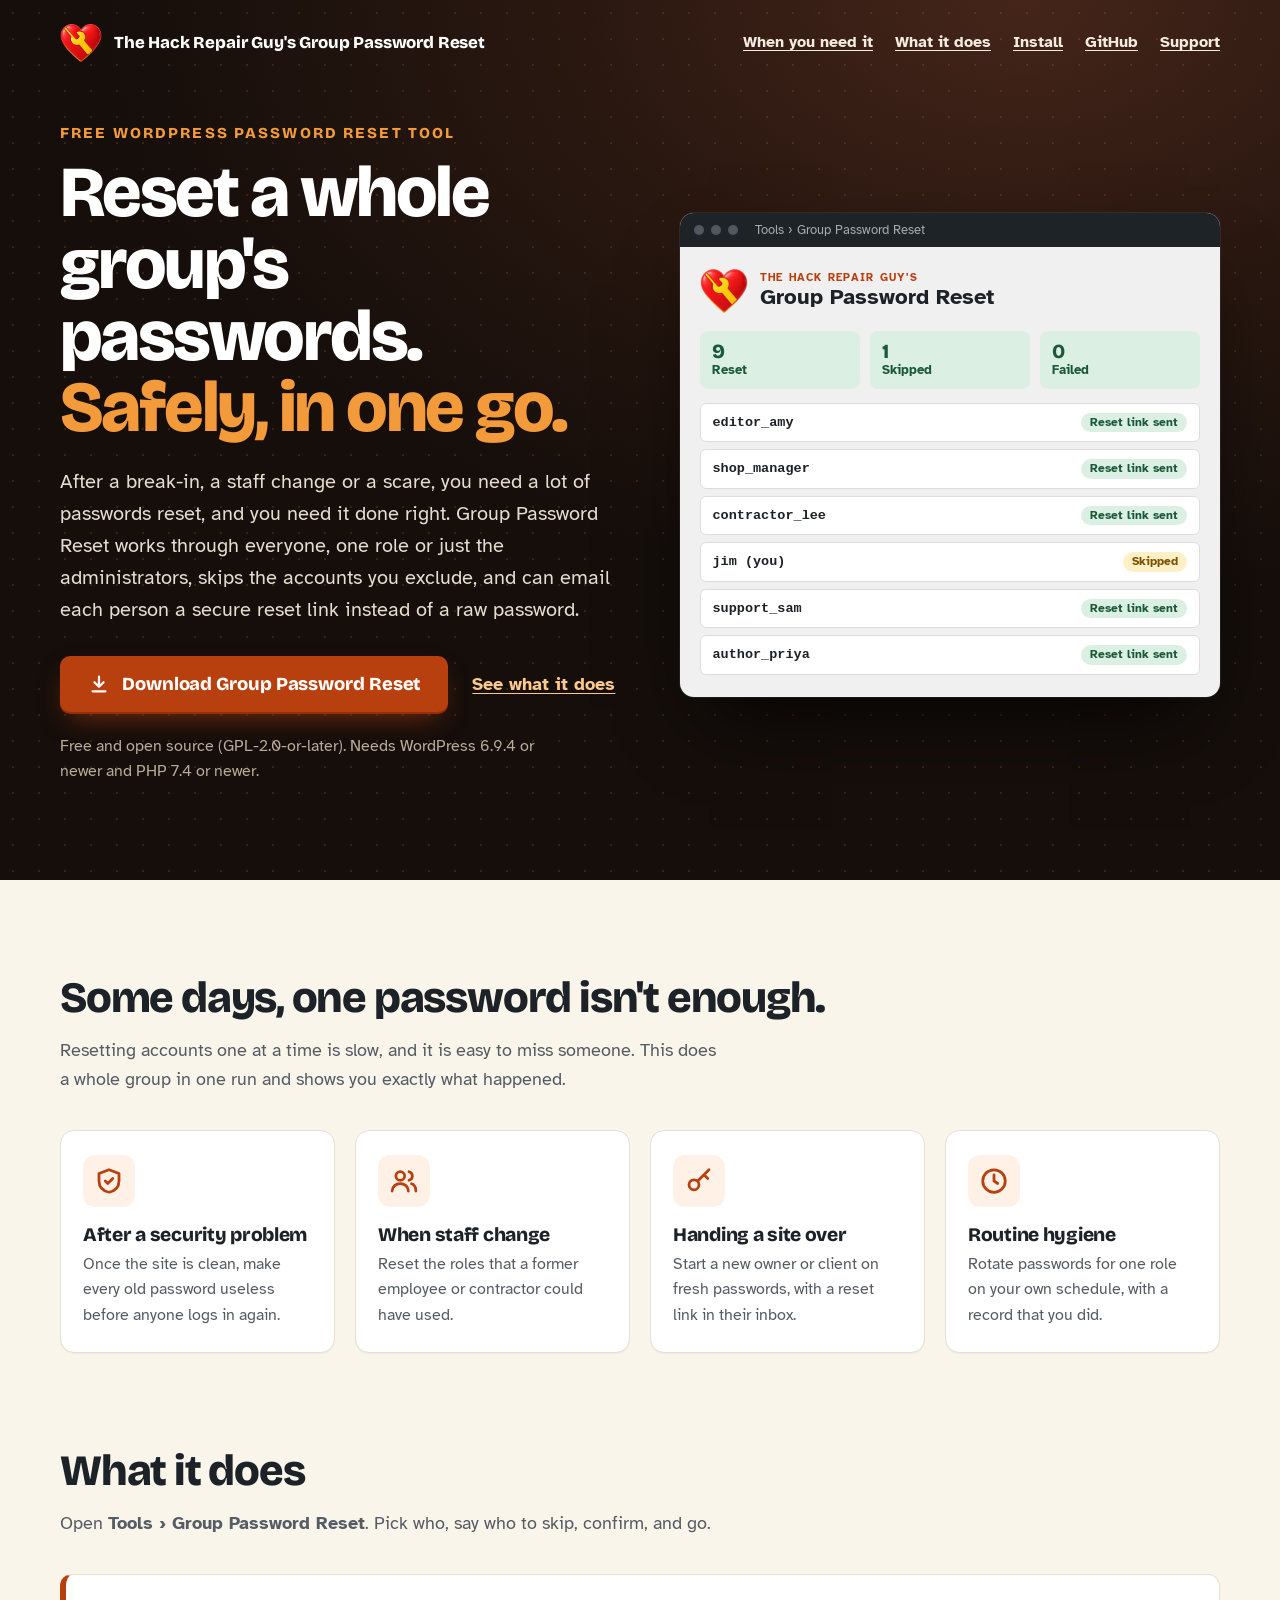
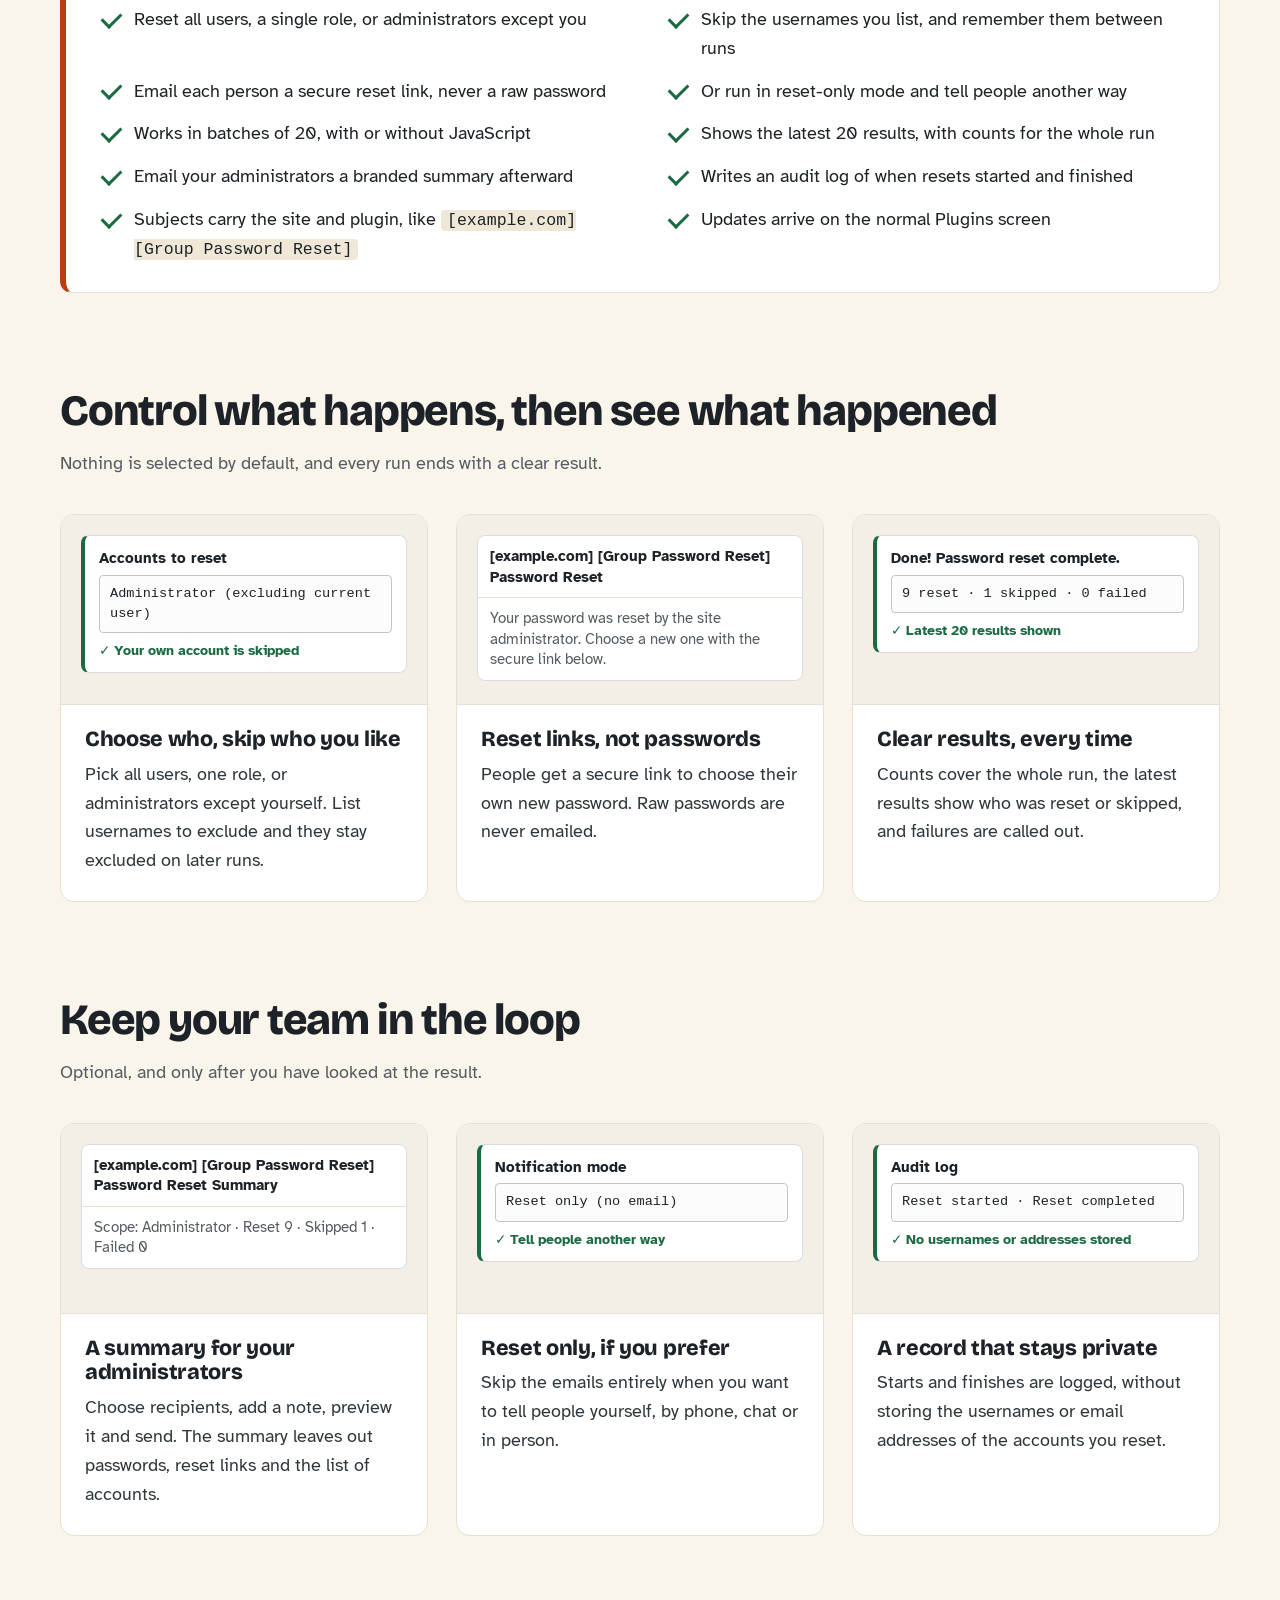
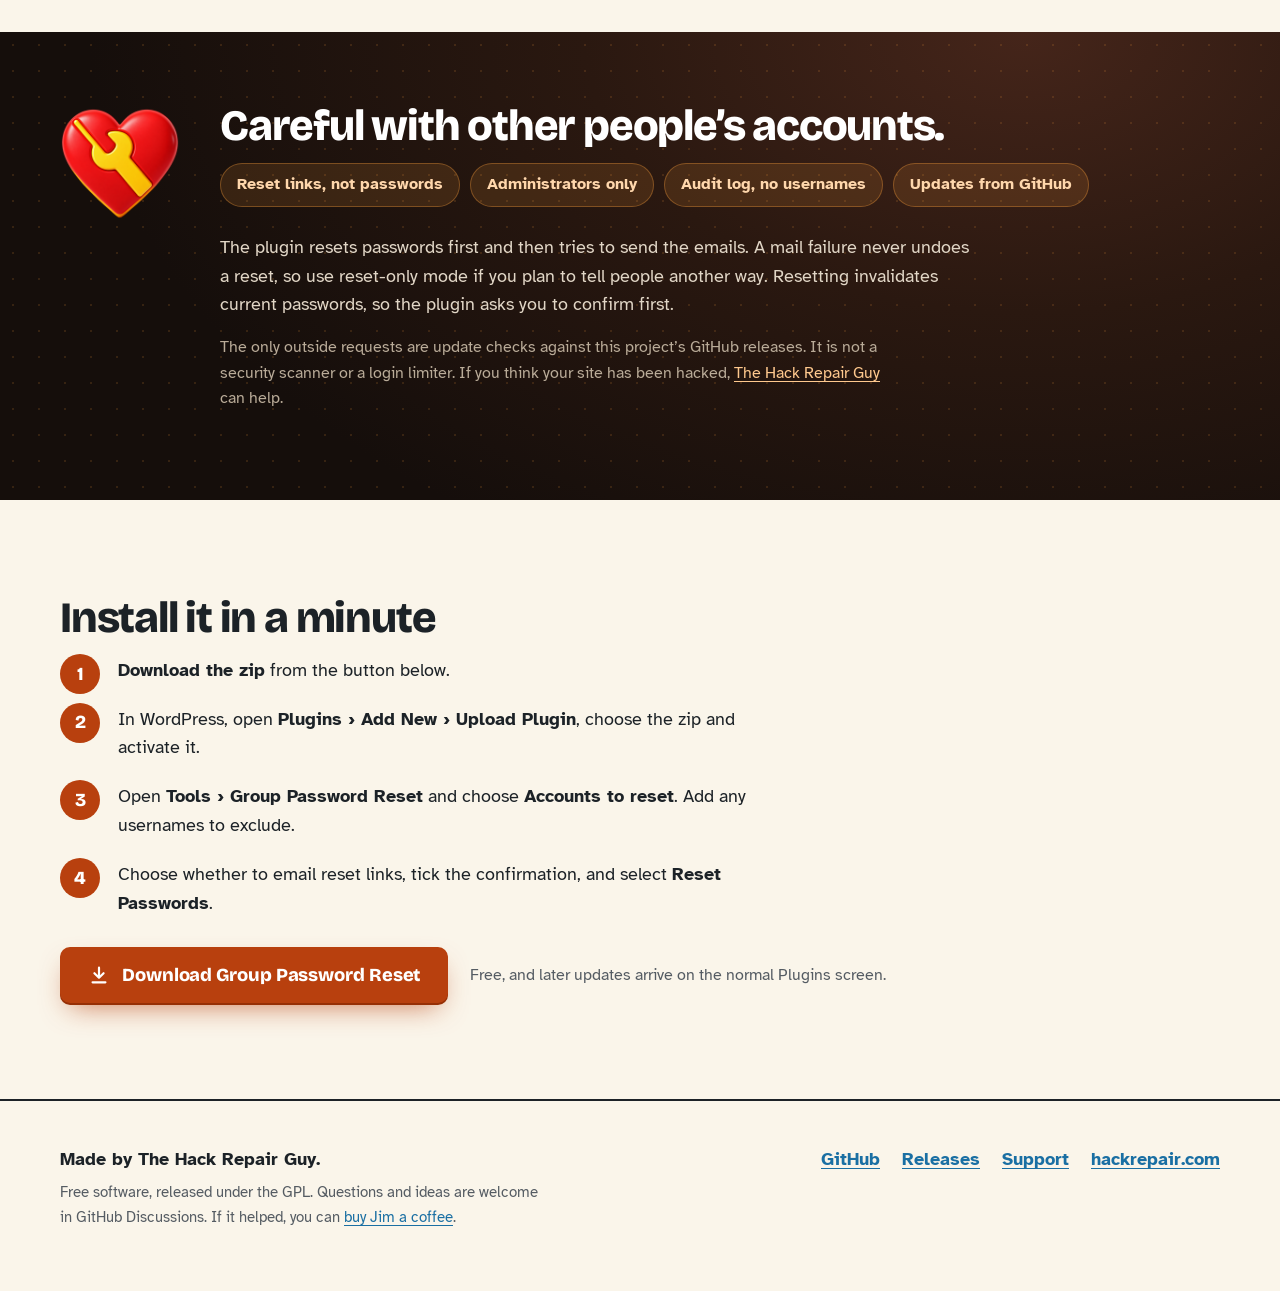
<file: docs/index.html>
<!doctype html>
<html lang="en">
<head>
<meta charset="utf-8">
<meta name="viewport" content="width=device-width, initial-scale=1">
<title>Group Password Reset: reset a whole group of WordPress passwords at once</title>
<meta name="description" content="Reset WordPress passwords for everyone, one role or just administrators, skip the accounts you choose, and email each person a secure reset link. Free, by The Hack Repair Guy.">
<link rel="canonical" href="https://hackrepair.github.io/group-password-reset/">
<meta property="og:type" content="website">
<meta property="og:site_name" content="The Hack Repair Guy">
<meta property="og:locale" content="en_US">
<meta property="og:title" content="The Hack Repair Guy's Group Password Reset">
<meta property="og:description" content="Bulk reset WordPress passwords by role, skip the accounts you choose, and send secure reset links. Free.">
<meta property="og:url" content="https://hackrepair.github.io/group-password-reset/">
<meta property="og:image" content="https://hackrepair.github.io/group-password-reset/img/social-card.png">
<meta property="og:image:type" content="image/png">
<meta property="og:image:width" content="1200">
<meta property="og:image:height" content="630">
<meta property="og:image:alt" content="The Hack Repair Guy&#x27;s Group Password Reset. Reset WordPress passwords in bulk, by role.">
<meta name="twitter:card" content="summary_large_image">
<meta name="twitter:title" content="The Hack Repair Guy's Group Password Reset">
<meta name="twitter:description" content="Bulk reset WordPress passwords by role, skip the accounts you choose, and send secure reset links. Free.">
<meta name="twitter:image" content="https://hackrepair.github.io/group-password-reset/img/social-card.png">
<meta name="twitter:image:alt" content="The Hack Repair Guy&#x27;s Group Password Reset. Reset WordPress passwords in bulk, by role.">
<meta name="theme-color" content="#1a110d">
<link rel="icon" type="image/png" href="img/icon-128.png">
<link rel="preconnect" href="https://fonts.googleapis.com">
<link rel="preconnect" href="https://fonts.gstatic.com" crossorigin>
<link href="https://fonts.googleapis.com/css2?family=Atkinson+Hyperlegible:ital,wght@0,400;0,700;1,400&family=Bricolage+Grotesque:opsz,wght@12..96,700;12..96,800&display=swap" rel="stylesheet">
<style>
:root {
  --night: #150e0b;
  --night-2: #2a1810;
  --cream: #faf5ea;
  --ink: #1c2227;
  --soft: #555c63;
  --orange: #f39a3a;
  --rust: #b8400e;
  --rust-dark: #962f05;
  --blue: #1a6fa3;
  --red: #b3261e; --red-t: #fde4e1;
  --amber: #7a5200; --amber-t: #fff0c7;
  --green: #1b6a42; --green-t: #dcefe3;
  --peach: #fff1e6;
  --line: #e6dfd2;
  --display: "Bricolage Grotesque", "Arial Black", "Helvetica Neue", Arial, sans-serif;
  --text: "Atkinson Hyperlegible", "Segoe UI", system-ui, -apple-system, Helvetica, Arial, sans-serif;
  --mono: ui-monospace, SFMono-Regular, Menlo, Consolas, monospace;
}
* { box-sizing: border-box; }
html { scroll-behavior: smooth; }
body { margin: 0; background: var(--cream); color: var(--ink); font: 400 1.125rem/1.6 var(--text); -webkit-font-smoothing: antialiased; }
img { max-width: 100%; display: block; }
a { color: var(--blue); text-underline-offset: 3px; }
a:hover { color: var(--rust); }
:focus-visible { outline: 3px solid #f6b26b; outline-offset: 3px; border-radius: 4px; }
.wrap { width: min(1160px, 100% - 48px); margin-inline: auto; }
h1, h2, h3 { font-family: var(--display); font-weight: 800; }

/* Dark top band */
.dark { position: relative; color: #f4ece0; background: radial-gradient(1100px 700px at 80% 0%, #45251a 0%, var(--night-2) 40%, var(--night) 85%); overflow: hidden; }
.dark::before { content: ""; position: absolute; inset: 0; background-image: radial-gradient(rgba(243,154,58,.15) 1.2px, transparent 1.4px); background-size: 26px 26px; pointer-events: none; }
.dark > * { position: relative; }
.dark a { color: #ffc98e; }
.dark a:hover { color: #fff; }

.top { display: flex; align-items: center; justify-content: space-between; gap: 16px; padding: 22px 0; flex-wrap: wrap; }
.brand { display: flex; align-items: center; gap: 12px; color: #fff !important; text-decoration: none; font: 800 1.05rem/1.1 var(--display); letter-spacing: -.01em; }
.brand img { width: 42px; height: 42px; }
.top nav { display: flex; gap: 22px; flex-wrap: wrap; }
.top nav a { color: #f4ece0; font-weight: 700; font-size: 1rem; }
.top nav a:hover { color: var(--orange); }

.hero { display: grid; grid-template-columns: minmax(0, 1.02fr) minmax(0, .98fr); gap: 56px; align-items: center; padding: 40px 0 96px; }
.kicker { margin: 0 0 16px; font: 800 .95rem/1 var(--display); letter-spacing: .14em; text-transform: uppercase; color: var(--orange); }
h1 { margin: 0 0 22px; font-size: clamp(2.6rem, 5.6vw, 4.5rem); line-height: 1; letter-spacing: -.035em; color: #fff; }
h1 em { font-style: normal; color: var(--orange); }
.lede { margin: 0 0 30px; max-width: 33em; font-size: 1.25rem; color: #e6dccd; }
.actions { display: flex; align-items: center; gap: 24px; flex-wrap: wrap; }
.btn { display: inline-flex; align-items: center; gap: 12px; min-height: 56px; padding: 0 28px; border-radius: 10px; background: var(--rust); color: #fff !important; text-decoration: none; font: 800 1.15rem/1 var(--display); letter-spacing: -.005em; box-shadow: 0 2px 0 var(--rust-dark), 0 12px 28px -10px rgba(184, 64, 14, .7); transition: transform .12s ease, background .12s ease; }
.btn:hover { background: var(--rust-dark); transform: translateY(-1px); }
.btn:active { transform: translateY(1px); }
.btn svg { width: 22px; height: 22px; flex: none; }
.text-link { font-weight: 700; }
.fine { margin: 22px 0 0; max-width: 33em; font-size: .98rem; color: #b9ab98; }

/* Hero scene: what a bot sees */
.log { width: 100%; max-width: 540px; margin-inline: auto; background: #f0f0f1; color: var(--ink); border-radius: 14px; overflow: hidden; box-shadow: 0 0 0 1px rgba(255,255,255,.07), 0 40px 80px -30px rgba(0,0,0,.85); font-size: 15px; line-height: 1.35; }
.l-bar { display: flex; align-items: center; gap: 7px; height: 34px; padding: 0 14px; background: #1d2327; }
.l-bar i { width: 10px; height: 10px; border-radius: 50%; background: #50575e; }
.l-bar span { margin-left: 10px; color: #a7aaad; font-size: 13px; }
.l-in { padding: 20px 20px 22px; }
.l-head { display: flex; align-items: center; gap: 12px; margin-bottom: 16px; }
.l-head img { width: 48px; height: 48px; }
.l-head small { display: block; font: 700 10.5px/1 var(--text); letter-spacing: .12em; color: var(--rust); }
.l-head b { display: block; font: 700 22px/1.15 var(--text); }
.l-status { display: grid; grid-template-columns: repeat(3, 1fr); gap: 10px; margin-bottom: 14px; }
.l-status div { padding: 9px 12px; border-radius: 8px; background: var(--green-t); color: #1b5a39; font-weight: 700; font-size: 13px; animation: rise .5s both; }
.l-status div:nth-child(1) { animation-delay: .3s; } .l-status div:nth-child(2) { animation-delay: .45s; } .l-status div:nth-child(3) { animation-delay: .6s; }
.l-status b { display: block; font: 800 20px/1.1 var(--display); }
.l-list { display: grid; gap: 7px; }
.l-row { display: flex; align-items: center; justify-content: space-between; gap: 10px; padding: 9px 12px; background: #fff; border: 1px solid #dcdcde; border-radius: 6px; font: 600 13.5px/1.3 var(--mono); animation: rise .45s both; }
.l-row:nth-child(1) { animation-delay: 1.1s; } .l-row:nth-child(2) { animation-delay: 1.35s; } .l-row:nth-child(3) { animation-delay: 1.6s; }
.l-row:nth-child(4) { animation-delay: 1.85s; } .l-row:nth-child(5) { animation-delay: 2.1s; } .l-row:nth-child(6) { animation-delay: 2.35s; }
.l-row span:first-child { overflow: hidden; text-overflow: ellipsis; white-space: nowrap; }
.chip { flex: none; padding: 4px 9px; border-radius: 999px; font: 700 11.5px/1 var(--text); }
.chip.r { background: var(--red-t); color: #a1261d; } .chip.g { background: var(--green-t); color: #1b5a39; }
@keyframes rise { from { opacity: 0; transform: translateY(10px); } to { opacity: 1; transform: none; } }

/* Sections */
main section { padding: 96px 0 0; }
h2 { margin: 0 0 14px; font-size: clamp(1.9rem, 3.8vw, 2.7rem); line-height: 1.06; letter-spacing: -.028em; }
.sub { margin: 0 0 36px; max-width: 37em; color: var(--soft); }

/* Doors */
.doors { display: grid; grid-template-columns: repeat(4, minmax(0, 1fr)); gap: 20px; margin: 0; padding: 0; list-style: none; }
.doors li { padding: 24px 22px; border-radius: 14px; background: #fff; border: 1px solid var(--line); box-shadow: 0 1px 0 rgba(28,34,39,.04); }
.doors .ic { display: grid; place-items: center; width: 52px; height: 52px; margin-bottom: 16px; border-radius: 12px; background: var(--peach); }
.doors svg { width: 30px; height: 30px; stroke: var(--rust); fill: none; stroke-width: 2.2; stroke-linecap: round; stroke-linejoin: round; }
.doors h3 { margin: 0 0 6px; font-size: 1.2rem; line-height: 1.2; letter-spacing: -.015em; }
.doors p { margin: 0; font-size: 1rem; color: var(--soft); }

/* Checklist */
.checks { display: grid; grid-template-columns: repeat(2, minmax(0, 1fr)); gap: 14px 48px; margin: 0; padding: 30px 34px; list-style: none; background: #fff; border: 1px solid var(--line); border-left: 6px solid var(--rust); border-radius: 12px; }
.checks li { position: relative; padding-left: 34px; }
.checks li::before { content: ""; position: absolute; left: 2px; top: .38em; width: 16px; height: 9px; border: solid var(--green); border-width: 0 0 3px 3px; transform: rotate(-45deg); }
.checks li.opt::before { border-color: #c79a3a; }
.checks small { color: var(--soft); }

/* Features */
.feats { display: grid; grid-template-columns: repeat(3, minmax(0, 1fr)); gap: 28px; }
.feat { display: flex; flex-direction: column; border-radius: 14px; background: #fff; border: 1px solid var(--line); overflow: hidden; }
.feat .demo { padding: 20px; background: #f3efe7; border-bottom: 1px solid var(--line); font-size: .92rem; line-height: 1.4; min-height: 190px; }
.feat .txt { padding: 22px 24px 26px; }
.feat h3 { margin: 0 0 8px; font-size: 1.35rem; line-height: 1.15; letter-spacing: -.015em; }
.feat p { margin: 0; color: #2f373d; }
.card { background: #fff; border: 1px solid #dcdcde; border-left: 4px solid var(--green); border-radius: 8px; padding: 12px 14px; }
.card b { display: block; margin-bottom: 6px; }
.card .ta { padding: 8px 10px; border: 1px solid #c3c4c7; border-radius: 4px; font: .85rem/1.5 var(--mono); background: #fcfcfc; }
.card .ok { margin-top: 8px; color: var(--green); font-weight: 700; font-size: .85rem; }
.mail { background: #fff; border: 1px solid #dcdcde; border-radius: 8px; overflow: hidden; }
.mail .subj { padding: 10px 12px; font-weight: 700; border-bottom: 1px solid var(--line); }
.mail .bd { padding: 10px 12px; color: var(--soft); }
.mail .bt { display: flex; gap: 8px; padding: 0 12px 12px; }
.mail .bt span { padding: 5px 12px; border-radius: 5px; font-weight: 700; font-size: .85rem; border: 2px solid var(--rust); color: var(--rust); }
.mail .bt span:first-child { background: var(--green); border-color: var(--green); color: #fff; }
.ask { background: var(--amber-t); border: 1px solid #e6c46a; border-left: 4px solid #d39b1f; border-radius: 8px; padding: 12px 14px; }
.ask b { display: block; margin-bottom: 6px; }
.ask .go { display: inline-block; margin-top: 10px; padding: 6px 14px; border-radius: 5px; background: var(--rust); color: #fff; font-weight: 700; font-size: .85rem; }

/* Trust band */
.trust { margin-top: 96px; padding: 72px 0; }
.trust .grid { display: grid; grid-template-columns: auto 1fr; gap: 40px; align-items: start; }
.trust img { width: 120px; height: 120px; }
.trust h2 { color: #fff; }
.trust p { max-width: 42em; color: #e1d6c6; margin: 0 0 16px; }
.pills { display: flex; flex-wrap: wrap; gap: 10px; margin: 0 0 26px; padding: 0; list-style: none; }
.pills li { padding: 8px 16px; border-radius: 999px; background: rgba(243,154,58,.14); border: 1px solid rgba(243,154,58,.35); color: #ffd7ac; font-weight: 700; font-size: 1rem; }
.trust .small { font-size: 1rem; color: #b9ab98; }

/* Extra + install */
.extra { padding: 30px 34px; border-radius: 14px; background: #fff; border: 1px dashed #c9a58c; }
.extra h3 { margin: 0 0 6px; font-size: 1.35rem; letter-spacing: -.015em; }
.extra p { margin: 0; max-width: 46em; color: #2f373d; }
.steps { margin: 0 0 30px; padding: 0; list-style: none; counter-reset: step; display: grid; gap: 20px; max-width: 40em; }
.steps li { position: relative; padding-left: 58px; counter-increment: step; }
.steps li::before { content: counter(step); position: absolute; left: 0; top: -2px; display: grid; place-items: center; width: 40px; height: 40px; border-radius: 50%; background: var(--rust); color: #fff; font: 800 1.15rem/1 var(--display); }
.below { display: flex; align-items: center; gap: 22px; flex-wrap: wrap; margin-top: 30px; }
.version { margin: 0; font-size: .98rem; color: var(--soft); }
code { padding: 1px 6px; border-radius: 4px; background: #efe8d6; font: .92em/1.4 var(--mono); }
.dark code { background: rgba(243,154,58,.18); color: #ffd7ac; }

/* Footer */
footer { margin-top: 96px; padding: 44px 0 56px; border-top: 2px solid var(--ink); }
.foot { display: flex; align-items: flex-start; justify-content: space-between; gap: 28px; flex-wrap: wrap; }
.foot p { margin: 0 0 6px; }
.foot .small { font-size: .95rem; color: var(--soft); max-width: 32em; }
.foot nav { display: flex; gap: 22px; flex-wrap: wrap; }
.foot nav a { font-weight: 700; }

@media (max-width: 980px) {
  .hero { grid-template-columns: 1fr; gap: 44px; padding-bottom: 72px; }
  .doors { grid-template-columns: repeat(2, minmax(0, 1fr)); }
  .feats { grid-template-columns: 1fr; }
  .trust .grid { grid-template-columns: 1fr; gap: 20px; }
  main section { padding-top: 72px; }
}
@media (max-width: 600px) {
  body { font-size: 1.05rem; }
  .wrap { width: min(1160px, 100% - 32px); }
  .top nav { gap: 16px; }
  .doors, .checks { grid-template-columns: 1fr; }
  .checks { padding: 22px 20px; }
  .l-in { padding: 14px; }
  .l-status b { font-size: 17px; }
  .l-row { font-size: 12px; }
  .btn { width: 100%; justify-content: center; }
  .trust { padding: 56px 0; }
}
@media (prefers-reduced-motion: reduce) {
  html { scroll-behavior: auto; }
  .l-status div, .l-row { animation: none; }
  .btn { transition: none; }
}

.chip.a { background: var(--amber-t); color: #7a5200; }
.chip.n { background: #ece8df; color: #555c63; }
.l-status.two { grid-template-columns: repeat(2, 1fr); }
</style>
</head>
<body>
<div class="dark">
  <div class="wrap">
    <header class="top">
      <a class="brand" href="./"><img src="img/heart-256.png" alt="" width="42" height="42">The Hack Repair Guy's Group Password Reset</a>
      <nav aria-label="Site"><a href="#why">When you need it</a><a href="#features">What it does</a><a href="#install">Install</a><a href="https://github.com/hackrepair/group-password-reset">GitHub</a><a href="https://github.com/hackrepair/group-password-reset/discussions">Support</a></nav>
    </header>

    <div class="hero">
      <div>
        <p class="kicker">Free WordPress password reset tool</p>
        <h1>Reset a whole group's passwords. <em>Safely, in one go.</em></h1>
        <p class="lede">After a break-in, a staff change or a scare, you need a lot of passwords reset, and you need it done right. Group Password Reset works through everyone, one role or just the administrators, skips the accounts you exclude, and can email each person a secure reset link instead of a raw password.</p>
        <div class="actions">
          <a class="btn" data-download href="https://github.com/hackrepair/group-password-reset/releases/latest"><svg viewBox="0 0 24 24" fill="none" stroke="currentColor" stroke-width="2.4" stroke-linecap="round" stroke-linejoin="round" aria-hidden="true"><path d="M12 4v11m0 0-5-5m5 5 5-5M5 20h14"/></svg><span data-download-label>Download Group Password Reset</span></a>
          <a class="text-link" href="#features">See what it does</a>
        </div>
        <p class="fine">Free and open source (GPL-2.0-or-later). Needs WordPress 6.9.4 or newer and PHP 7.4 or newer.</p>
      </div>

      <div class="log" role="img" aria-label="An example of Group Password Reset: an Administrator role reset finished with a few accounts reset and sent a reset link, and one excluded account skipped.">
        <div class="l-bar" aria-hidden="true"><i></i><i></i><i></i><span>Tools › Group Password Reset</span></div>
        <div class="l-in" aria-hidden="true">
          <div class="l-head"><img src="img/heart-256.png" alt="" width="48" height="48"><div><small>THE HACK REPAIR GUY'S</small><b>Group Password Reset</b></div></div>
          <div class="l-status"><div><b>9</b>Reset</div><div><b>1</b>Skipped</div><div><b>0</b>Failed</div></div><div class="l-list"><div class="l-row"><span>editor_amy</span><span class="chip g">Reset link sent</span></div><div class="l-row"><span>shop_manager</span><span class="chip g">Reset link sent</span></div><div class="l-row"><span>contractor_lee</span><span class="chip g">Reset link sent</span></div><div class="l-row"><span>jim (you)</span><span class="chip a">Skipped</span></div><div class="l-row"><span>support_sam</span><span class="chip g">Reset link sent</span></div><div class="l-row"><span>author_priya</span><span class="chip g">Reset link sent</span></div></div>
        </div>
      </div>
    </div>
  </div>
</div>

<main>
  <div class="wrap">
    <section id="why" aria-labelledby="why-h">
      <h2 id="why-h">Some days, one password isn't enough.</h2>
      <p class="sub">Resetting accounts one at a time is slow, and it is easy to miss someone. This does a whole group in one run and shows you exactly what happened.</p>
      <ul class="doors">
        <li><div class="ic"><svg viewBox="0 0 24 24" aria-hidden="true"><path d="M12 3l8 3v6c0 5-3.5 8-8 9-4.5-1-8-4-8-9V6z"/><path d="M9 12l2 2 4-4"/></svg></div><h3>After a security problem</h3><p>Once the site is clean, make every old password useless before anyone logs in again.</p></li><li><div class="ic"><svg viewBox="0 0 24 24" aria-hidden="true"><circle cx="9" cy="8" r="3.5"/><path d="M2.5 20c0-3.5 3-6 6.5-6s6.5 2.5 6.5 6"/><path d="M16 4.6a3.5 3.5 0 0 1 0 6.8M18 14.2c2.2.6 3.5 2.6 3.5 5.8"/></svg></div><h3>When staff change</h3><p>Reset the roles that a former employee or contractor could have used.</p></li><li><div class="ic"><svg viewBox="0 0 24 24" aria-hidden="true"><circle cx="8" cy="15" r="4"/><path d="M11 12l9-9M16 7l3 3"/></svg></div><h3>Handing a site over</h3><p>Start a new owner or client on fresh passwords, with a reset link in their inbox.</p></li><li><div class="ic"><svg viewBox="0 0 24 24" aria-hidden="true"><circle cx="12" cy="12" r="9"/><path d="M12 7v5l3 2"/></svg></div><h3>Routine hygiene</h3><p>Rotate passwords for one role on your own schedule, with a record that you did.</p></li>
      </ul>
    </section>

    <section id="features" aria-labelledby="features-h">
      <h2 id="features-h">What it does</h2>
      <p class="sub">Open <strong>Tools › Group Password Reset</strong>. Pick who, say who to skip, confirm, and go.</p>
      <ul class="checks">
        <li>Reset all users, a single role, or administrators except you</li>
        <li>Skip the usernames you list, and remember them between runs</li>
        <li>Email each person a secure reset link, never a raw password</li>
        <li>Or run in reset-only mode and tell people another way</li>
        <li>Works in batches of 20, with or without JavaScript</li>
        <li>Shows the latest 20 results, with counts for the whole run</li>
        <li>Email your administrators a branded summary afterward</li>
        <li>Writes an audit log of when resets started and finished</li>
        <li>Subjects carry the site and plugin, like <code>[example.com] [Group Password Reset]</code></li>
        <li>Updates arrive on the normal Plugins screen</li>
      </ul>
    </section>

    <section aria-labelledby="f1-h">
      <h2 id="f1-h">Control what happens, then see what happened</h2>
      <p class="sub">Nothing is selected by default, and every run ends with a clear result.</p>
      <div class="feats"><article class="feat"><div class="demo" aria-hidden="true"><div class="card"><b>Accounts to reset</b><div class="ta">Administrator (excluding current user)</div><div class="ok">✓ Your own account is skipped</div></div></div><div class="txt"><h3>Choose who, skip who you like</h3><p>Pick all users, one role, or administrators except yourself. List usernames to exclude and they stay excluded on later runs.</p></div></article><article class="feat"><div class="demo" aria-hidden="true"><div class="mail"><div class="subj">[example.com] [Group Password Reset] Password Reset</div><div class="bd">Your password was reset by the site administrator. Choose a new one with the secure link below.</div></div></div><div class="txt"><h3>Reset links, not passwords</h3><p>People get a secure link to choose their own new password. Raw passwords are never emailed.</p></div></article><article class="feat"><div class="demo" aria-hidden="true"><div class="card"><b>Done! Password reset complete.</b><div class="ta">9 reset · 1 skipped · 0 failed</div><div class="ok">✓ Latest 20 results shown</div></div></div><div class="txt"><h3>Clear results, every time</h3><p>Counts cover the whole run, the latest results show who was reset or skipped, and failures are called out.</p></div></article></div>
    </section>

    <section aria-labelledby="f2-h">
      <h2 id="f2-h">Keep your team in the loop</h2>
      <p class="sub">Optional, and only after you have looked at the result.</p>
      <div class="feats"><article class="feat"><div class="demo" aria-hidden="true"><div class="mail"><div class="subj">[example.com] [Group Password Reset] Password Reset Summary</div><div class="bd">Scope: Administrator · Reset 9 · Skipped 1 · Failed 0</div></div></div><div class="txt"><h3>A summary for your administrators</h3><p>Choose recipients, add a note, preview it and send. The summary leaves out passwords, reset links and the list of accounts.</p></div></article><article class="feat"><div class="demo" aria-hidden="true"><div class="card"><b>Notification mode</b><div class="ta">Reset only (no email)</div><div class="ok">✓ Tell people another way</div></div></div><div class="txt"><h3>Reset only, if you prefer</h3><p>Skip the emails entirely when you want to tell people yourself, by phone, chat or in person.</p></div></article><article class="feat"><div class="demo" aria-hidden="true"><div class="card"><b>Audit log</b><div class="ta">Reset started · Reset completed</div><div class="ok">✓ No usernames or addresses stored</div></div></div><div class="txt"><h3>A record that stays private</h3><p>Starts and finishes are logged, without storing the usernames or email addresses of the accounts you reset.</p></div></article></div>
    </section>

    
  </div>

  <div class="dark trust" aria-labelledby="trust-h">
    <div class="wrap grid">
      <img src="img/heart-256.png" alt="" width="120" height="120" loading="lazy">
      <div>
        <h2 id="trust-h">Careful with other people’s accounts.</h2>
        <ul class="pills"><li>Reset links, not passwords</li><li>Administrators only</li><li>Audit log, no usernames</li><li>Updates from GitHub</li></ul>
        <p>The plugin resets passwords first and then tries to send the emails. A mail failure never undoes a reset, so use reset-only mode if you plan to tell people another way. Resetting invalidates current passwords, so the plugin asks you to confirm first.</p>
        <p class="small">The only outside requests are update checks against this project’s GitHub releases. It is not a security scanner or a login limiter. If you think your site has been hacked, <a href="https://hackrepair.com/">The Hack Repair Guy</a> can help.</p>
      </div>
    </div>
  </div>

  <div class="wrap">
    <section id="install" aria-labelledby="install-h">
      <h2 id="install-h">Install it in a minute</h2>
      <ol class="steps">
        <li><strong>Download the zip</strong> from the button below.</li>
        <li>In WordPress, open <strong>Plugins › Add New › Upload Plugin</strong>, choose the zip and activate it.</li>
        <li>Open <strong>Tools › Group Password Reset</strong> and choose <strong>Accounts to reset</strong>. Add any usernames to exclude.</li>
        <li>Choose whether to email reset links, tick the confirmation, and select <strong>Reset Passwords</strong>.</li>
      </ol>
      <div class="below" style="margin-top:0">
        <a class="btn" data-download href="https://github.com/hackrepair/group-password-reset/releases/latest"><svg viewBox="0 0 24 24" fill="none" stroke="currentColor" stroke-width="2.4" stroke-linecap="round" stroke-linejoin="round" aria-hidden="true"><path d="M12 4v11m0 0-5-5m5 5 5-5M5 20h14"/></svg><span data-download-label>Download Group Password Reset</span></a>
        <p class="version" data-version>Free, and later updates arrive on the normal Plugins screen.</p>
      </div>
    </section>
  </div>
</main>

<footer>
  <div class="wrap foot">
    <div>
      <p><strong>Made by The Hack Repair Guy.</strong></p>
      <p class="small">Free software, released under the GPL. Questions and ideas are welcome in GitHub Discussions. If it helped, you can <a href="https://hackrepair.com/donations/buy-jim-a-coffee">buy Jim a coffee</a>.</p>
    </div>
    <nav aria-label="Project links"><a href="https://github.com/hackrepair/group-password-reset">GitHub</a><a href="https://github.com/hackrepair/group-password-reset/releases">Releases</a><a href="https://github.com/hackrepair/group-password-reset/discussions">Support</a><a href="https://hackrepair.com/">hackrepair.com</a></nav>
  </div>
</footer>

<script>
(function () {
  // Point every download button at the newest zip. If the lookup fails, the
  // buttons keep going to the latest release page.
  fetch('https://api.github.com/repos/hackrepair/group-password-reset/releases/latest', { headers: { Accept: 'application/vnd.github+json' } }).then(function (r) {
    return r.ok ? r.json() : null;
  }).then(function (rel) {
    if (!rel || !rel.assets) { return; }
    var zip = rel.assets.filter(function (a) { return /^group-password-reset(\.\d+\.\d+\.\d+)?\.zip$/.test(a.name); })[0];
    if (!zip) { return; }
    var version = String(rel.tag_name || '').replace(/^v/, '');
    document.querySelectorAll('[data-download]').forEach(function (a) { a.href = zip.browser_download_url; });
    document.querySelectorAll('[data-download-label]').forEach(function (s) { s.textContent = 'Download Group Password Reset ' + version; });
    var when = rel.published_at ? new Date(rel.published_at).toLocaleDateString(undefined, { year: 'numeric', month: 'long', day: 'numeric' }) : '';
    document.querySelectorAll('[data-version]').forEach(function (p) {
      p.textContent = 'Latest version ' + version + (when ? ', released ' + when : '') + '. Updates arrive inside WordPress.';
    });
  }).catch(function () {});
})();
</script>
</body>
</html>
</file>
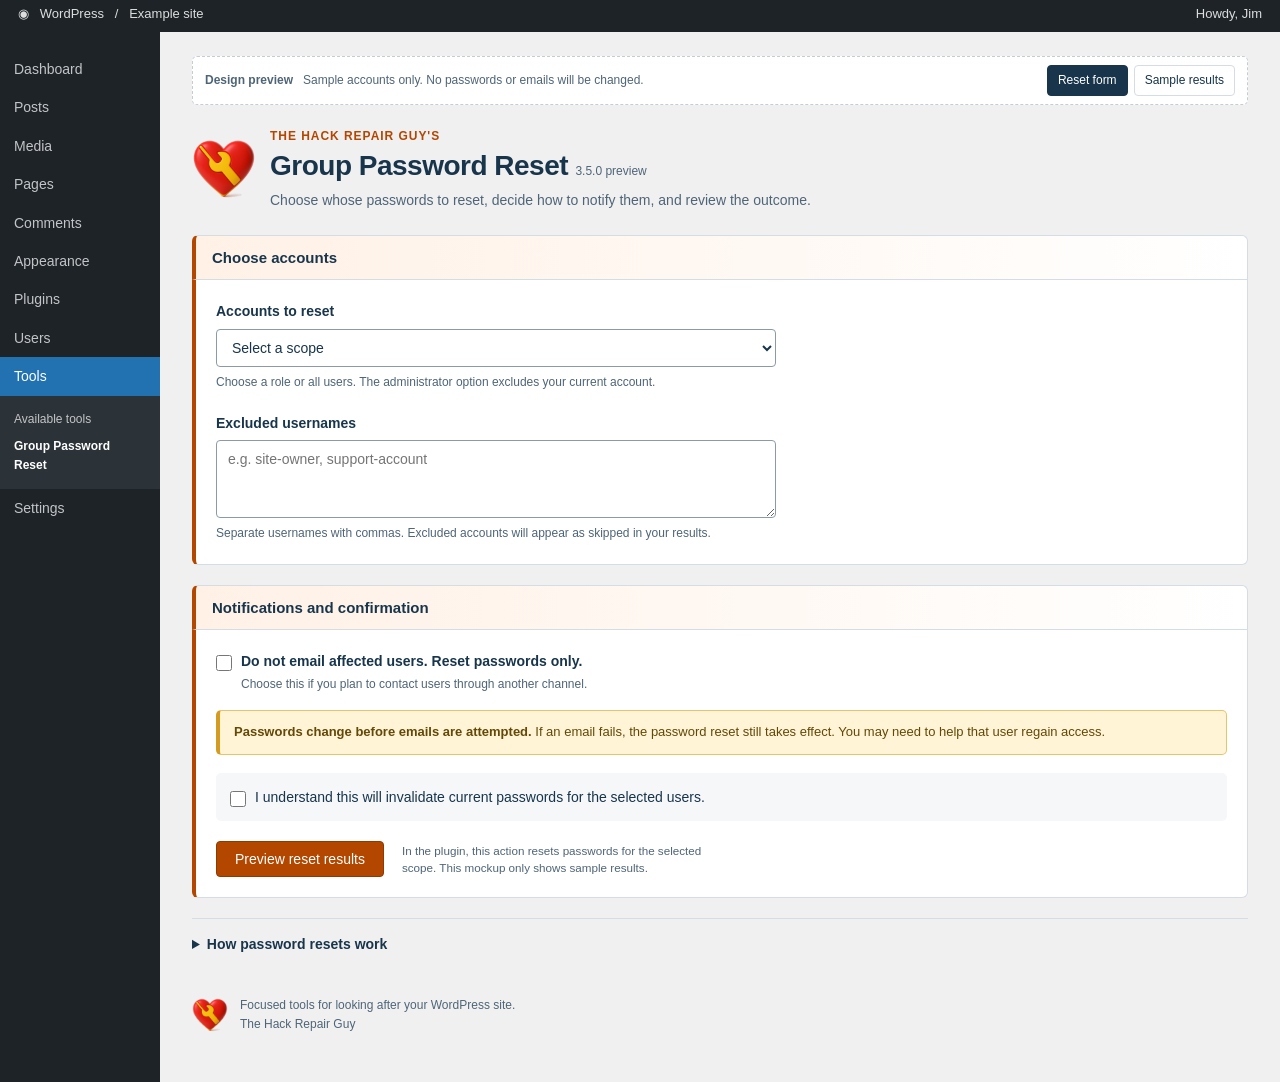
<file: docs/mockup/index.html>
<!doctype html>
<html lang="en"><head><meta charset="utf-8"><meta name="viewport" content="width=device-width,initial-scale=1"><title>Group Password Reset — design preview</title>
<style>
:root{--ink:#18354b;--muted:#4f6577;--line:#d5dde4;--orange:#b34700;--dark:#8f3a00;--paper:#f5f7f9}*{box-sizing:border-box}body{margin:0;background:#f0f0f1;color:var(--ink);font:14px/1.6 -apple-system,BlinkMacSystemFont,"Segoe UI",sans-serif}.wpbar{height:32px;background:#1d2327;color:#ddd;padding:4px 18px;display:flex;justify-content:space-between;font-size:13px}.layout{display:flex}.sidebar{width:160px;flex:none;background:#1d2327;color:#c3c4c7;min-height:calc(100vh - 32px);padding-top:18px}.sidebar div{padding:8px 14px}.sidebar .active{background:#2271b1;color:white}.sidebar .sub{font-size:12px;background:#2c3338;padding:14px}.sidebar .sub strong{color:white;display:block;margin-top:8px}main{padding:24px 32px 48px;max-width:1180px;width:100%}.preview{display:flex;align-items:center;justify-content:space-between;gap:12px;border:1px dashed #c5cdd4;background:#fff;padding:8px 12px;border-radius:5px;color:var(--muted);font-size:12px;margin-bottom:22px}.views{display:flex;gap:6px}.views button{border:1px solid var(--line);background:white;color:var(--ink);padding:5px 10px;border-radius:4px;cursor:pointer;font:inherit}.views button[aria-pressed=true]{background:var(--ink);color:white;border-color:var(--ink)}header{display:flex;align-items:center;gap:14px;margin-bottom:24px}header img{width:64px;height:64px;object-fit:contain}.eyebrow{color:var(--orange);font-weight:700;font-size:12px;letter-spacing:.08em;margin:0;text-transform:uppercase}h1{font-size:28px;line-height:1.2;margin:3px 0 6px;letter-spacing:-.5px}.version{font-size:12px;font-weight:400;color:var(--muted);letter-spacing:0;white-space:nowrap}header .intro{margin:0;color:var(--muted)}.section{margin-bottom:20px}.section h2{font-size:15px;line-height:1.4;margin:0;padding:11px 16px;border:1px solid var(--line);border-bottom:0;border-left:4px solid var(--orange);border-radius:6px 6px 0 0;background:linear-gradient(90deg,#fff1e6,#fff)}.card{background:white;border:1px solid var(--line);border-left:4px solid var(--orange);border-radius:0 0 6px 6px;padding:20px}.card p{margin:0 0 10px}.field{margin-bottom:20px}.field:last-child{margin-bottom:0}label.title{display:block;font-weight:600;margin-bottom:6px}select,textarea{display:block;width:100%;max-width:560px;border:1px solid #8c9aa6;border-radius:4px;padding:9px 11px;color:#18354b;background:#fff;font:inherit;line-height:1.4}textarea{resize:vertical;min-height:78px}.help{font-size:12px;color:var(--muted);margin:6px 0 0!important;max-width:75ch}.check{display:flex;align-items:flex-start;gap:9px;cursor:pointer}.check input{margin:5px 0 0;accent-color:var(--orange);width:16px;height:16px;flex:none}.callout{background:#fff4d6;border:1px solid #e6c46a;border-left:4px solid #d39b1f;border-radius:5px;padding:11px 14px;margin:16px 0;font-size:13px;color:#634807}.callout p{margin:0}.confirm{background:var(--paper);border-radius:5px;padding:13px 14px;margin-top:18px}.actions{display:flex;align-items:center;gap:18px;flex-wrap:wrap;margin-top:20px}.primary{background:var(--orange);border:1px solid var(--dark);color:white;border-radius:4px;padding:9px 18px;font:600 14px/1.5 inherit;cursor:pointer;font-family:inherit;font-size:14px}.primary:hover{background:var(--dark)}.primary:disabled{opacity:.5;cursor:default}.actions small{color:var(--muted);max-width:48ch;line-height:1.5}.note{margin:14px 0 0;color:var(--muted);font-size:12px}details{border-top:1px solid var(--line);padding:14px 0;margin-top:6px}summary{cursor:pointer;font-weight:600}ol{color:var(--muted);padding-left:22px;font-size:13px}li{padding:3px 0}.success{padding:12px 16px;border:1px solid #b7dcc4;border-left:4px solid #2e6b4f;background:#e6f3ec;border-radius:6px;margin-bottom:20px}.tiles{display:grid;grid-template-columns:repeat(4,1fr);gap:12px;margin:0 0 18px}.tile{padding:15px 18px;background:#eef2f5;border-radius:8px;color:var(--ink)}.tile strong{display:block;font-size:28px;line-height:1.2}.tile span{font-size:12px}.tile.ok{background:#e6f3ec;color:#2e6b4f}.tile.warn{background:#fff4d6;color:#8a5a00}.tile.fail{background:#fdecea;color:#c62828}.tablewrap{overflow:auto}table{width:100%;border-collapse:collapse;font-size:13px;text-align:left;min-width:590px}th{background:#fff1e6;font-weight:600;padding:11px}td{padding:12px 11px;border-bottom:1px solid #e6ebef}td small{display:block;color:var(--muted)}.chip{border-radius:20px;padding:3px 9px;font-size:11px;font-weight:600;white-space:nowrap}.chip.ok{color:#2e6b4f;background:#e6f3ec}.chip.skip{background:#fff4d6;color:#8a5a00}.meta{font-size:12px;color:var(--muted);margin:0 0 15px!important}.footer{display:flex;gap:12px;align-items:center;margin-top:26px;color:var(--muted);font-size:12px}.footer img{width:36px;height:36px}a{color:var(--orange)}:focus-visible{outline:3px solid #d87935;outline-offset:3px}[hidden]{display:none!important}@media(min-width:1400px){main{padding-left:40px}}@media(max-width:850px){.sidebar{display:none}main{padding:18px}.preview{align-items:flex-start;flex-direction:column}h1{font-size:24px}.tiles{grid-template-columns:repeat(2,1fr)}header img{width:52px;height:52px}.card{padding:16px}.wpbar{font-size:11px}}
</style></head><body>
<div class="wpbar"><span>◉ &nbsp; WordPress &nbsp; / &nbsp; Example site</span><span>Howdy, Jim</span></div>
<div class="layout"><aside class="sidebar" aria-label="Example WordPress navigation"><div>Dashboard</div><div>Posts</div><div>Media</div><div>Pages</div><div>Comments</div><div>Appearance</div><div>Plugins</div><div>Users</div><div class="active">Tools</div><div class="sub">Available tools<strong>Group Password Reset</strong></div><div>Settings</div></aside>
<main><div class="preview"><span><strong>Design preview</strong> &nbsp; Sample accounts only. No passwords or emails will be changed.</span><div class="views" role="group" aria-label="Preview state"><button id="setupBtn" aria-pressed="true" onclick="showView(false)">Reset form</button><button id="resultsBtn" aria-pressed="false" onclick="showView(true)">Sample results</button></div></div>
<header><img src="hackrepair-heart.png" alt=""><div><p class="eyebrow">The Hack Repair Guy's</p><h1>Group Password Reset <span class="version">3.5.0 preview</span></h1><p class="intro">Choose whose passwords to reset, decide how to notify them, and review the outcome.</p></div></header>
<div id="setup"><form id="previewForm"><section class="section"><h2>Choose accounts</h2><div class="card"><div class="field"><label class="title" for="scope">Accounts to reset</label><select id="scope" required><option value="">Select a scope</option><option>All users</option><option>Subscriber</option><option>Customer</option><option>Editor</option><option>Administrator (excluding current user)</option></select><p class="help">Choose a role or all users. The administrator option excludes your current account.</p></div><div class="field"><label class="title" for="exclude">Excluded usernames</label><textarea id="exclude" placeholder="e.g. site-owner, support-account"></textarea><p class="help">Separate usernames with commas. Excluded accounts will appear as skipped in your results.</p></div></div></section>
<section class="section"><h2>Notifications and confirmation</h2><div class="card"><label class="check"><input type="checkbox" id="noEmail"><span><strong>Do not email affected users. Reset passwords only.</strong><br><span class="help">Choose this if you plan to contact users through another channel.</span></span></label><div class="callout" id="emailWarning"><p><strong>Passwords change before emails are attempted.</strong> If an email fails, the password reset still takes effect. You may need to help that user regain access.</p></div><div class="confirm"><label class="check"><input type="checkbox" id="ack" required><span>I understand this will invalidate current passwords for the selected users.</span></label></div><div class="actions"><button class="primary" type="submit" id="simulate">Preview reset results</button><small>In the plugin, this action resets passwords for the selected scope. This mockup only shows sample results.</small></div></div></section></form><details><summary>How password resets work</summary><ol><li>Select an account scope and list any usernames to exclude.</li><li>Review the notification choice and acknowledge the password change.</li><li>Passwords are reset in batches; email attempts follow unless disabled.</li><li>Review the totals and the outcome for each user.</li></ol></details></div>
<div id="results" hidden><div class="success" role="status"><strong>Sample reset completed.</strong> 3 passwords reset and 1 account skipped.</div><section class="section"><h2>Latest results</h2><div class="card"><p class="meta" id="scopeSummary">Sample scope: Subscriber &nbsp; | &nbsp; Notification mode: reset-link emails</p><div class="tiles"><div class="tile"><strong>4</strong><span>Matched accounts</span></div><div class="tile ok"><strong>3</strong><span>Passwords reset</span></div><div class="tile warn"><strong>1</strong><span>Account skipped</span></div><div class="tile fail"><strong>0</strong><span>Reset failures</span></div></div><p class="help" style="margin-bottom:16px!important">Sample data illustrates how reset outcomes and email attempts are reported separately.</p><div class="tablewrap" tabindex="0" role="region" aria-label="Sample per-user results"><table><thead><tr><th>Account</th><th>Role</th><th>Status</th><th>Details</th></tr></thead><tbody><tr><td>alex.morgan<small>alex@example.test</small></td><td>Subscriber</td><td><span class="chip ok">Reset</span></td><td class="mailDetail">Reset-link email accepted for sending.</td></tr><tr><td>jamie.chen<small>jamie@example.test</small></td><td>Subscriber</td><td><span class="chip ok">Reset</span></td><td class="mailDetail">Reset-link email accepted for sending.</td></tr><tr><td>morgan.lee<small>morgan@example.test</small></td><td>Subscriber</td><td><span class="chip ok">Reset</span></td><td class="mailDetail">Reset-link email accepted for sending.</td></tr><tr><td>support-account<small>support@example.test</small></td><td>Subscriber</td><td><span class="chip skip">Skipped</span></td><td>Username is on the exclusion list.</td></tr></tbody></table></div><p class="note">Email acceptance does not confirm delivery. All accounts shown here are fictional.</p></div></section><button class="primary" onclick="showView(false)">Back to reset form</button></div>
<div class="footer"><img src="hackrepair-heart.png" alt=""><span>Focused tools for looking after your WordPress site.<br>The Hack Repair Guy</span></div></main></div>
<script>
const setup=document.getElementById('setup'),results=document.getElementById('results');function showView(show){setup.hidden=show;results.hidden=!show;document.getElementById('setupBtn').setAttribute('aria-pressed',!show);document.getElementById('resultsBtn').setAttribute('aria-pressed',show)}document.getElementById('previewForm').addEventListener('submit',e=>{e.preventDefault();const noEmail=document.getElementById('noEmail').checked;document.getElementById('scopeSummary').textContent='Sample scope: Subscriber | Notification mode: '+(noEmail?'reset only; no emails':'reset-link emails');document.querySelectorAll('.mailDetail').forEach(c=>c.textContent=noEmail?'Password reset. No email requested.':'Reset-link email accepted for sending.');showView(true)});document.getElementById('noEmail').addEventListener('change',e=>document.getElementById('emailWarning').hidden=e.target.checked);
</script></body></html>
</file>
